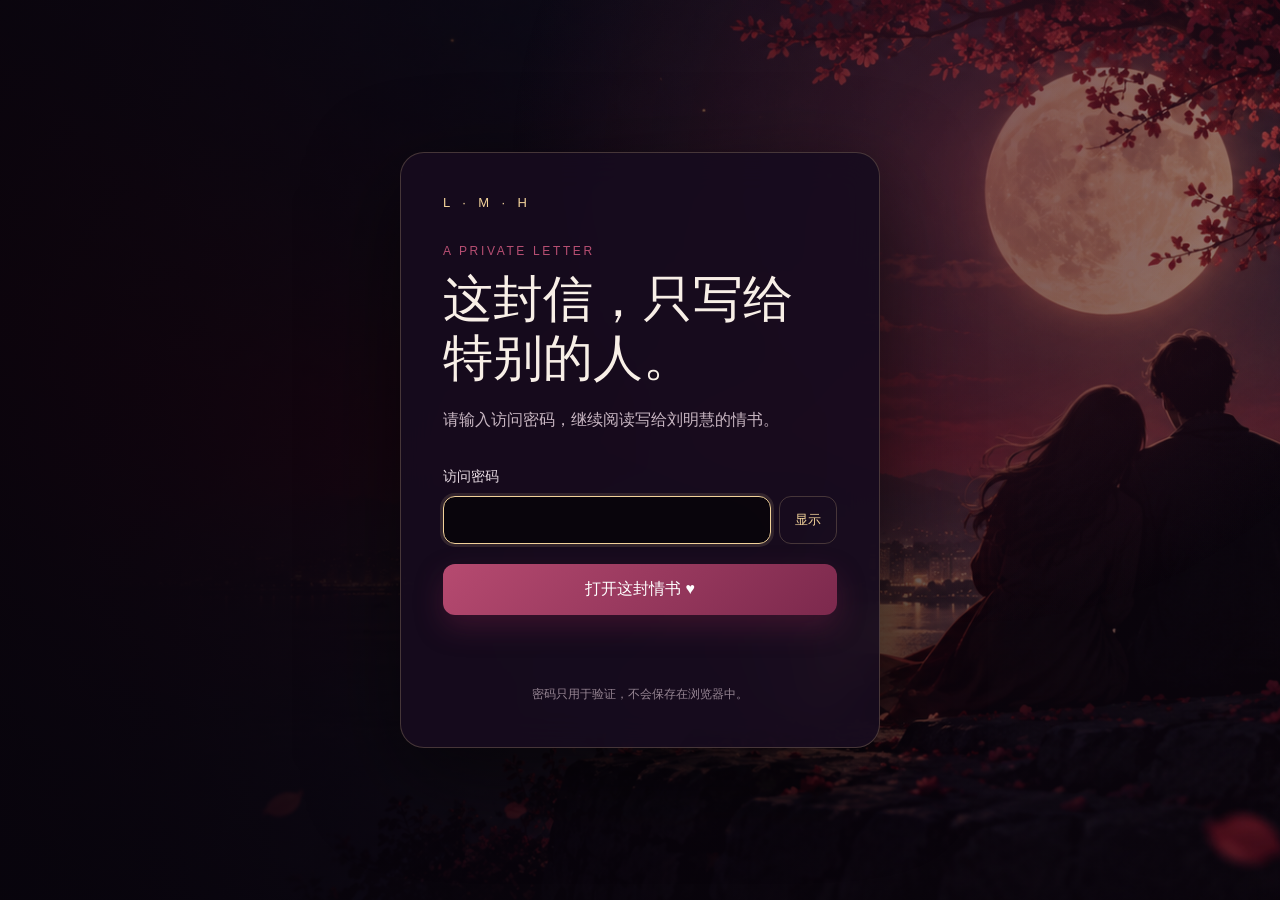
<file: index.html>
<!doctype html>
<html lang="zh-CN">
<head>
  <meta charset="UTF-8">
  <meta name="viewport" content="width=device-width, initial-scale=1.0">
  <meta name="theme-color" content="#160d21">
  <meta name="robots" content="noindex, nofollow">
  <title>致刘明慧 · 私密情书</title>
  <link rel="stylesheet" href="auth.css">
</head>
<body class="auth-page">
  <main class="auth-shell">
    <section class="auth-card" aria-labelledby="authTitle">
      <div class="auth-mark" aria-hidden="true">L · M · H</div>
      <p class="auth-eyebrow">A PRIVATE LETTER</p>
      <h1 id="authTitle">这封信，只写给特别的人。</h1>
      <p class="auth-copy">请输入访问密码，继续阅读写给刘明慧的情书。</p>
      <form id="unlockForm" class="auth-form">
        <label for="accessPassword">访问密码</label>
        <div class="password-row">
          <input id="accessPassword" name="accessPassword" type="password" minlength="8" autocomplete="current-password" required autofocus>
          <button class="show-password" id="togglePassword" type="button" aria-label="显示密码">显示</button>
        </div>
        <button class="primary-button" id="unlockButton" type="submit">打开这封情书 <span aria-hidden="true">♥</span></button>
        <p class="form-message" id="formMessage" role="status" aria-live="polite"></p>
      </form>
      <p class="auth-footnote">密码只用于验证，不会保存在浏览器中。</p>
    </section>
  </main>
  <script src="auth-config.js"></script>
  <script src="lock-app.js"></script>
</body>
</html>
</file>
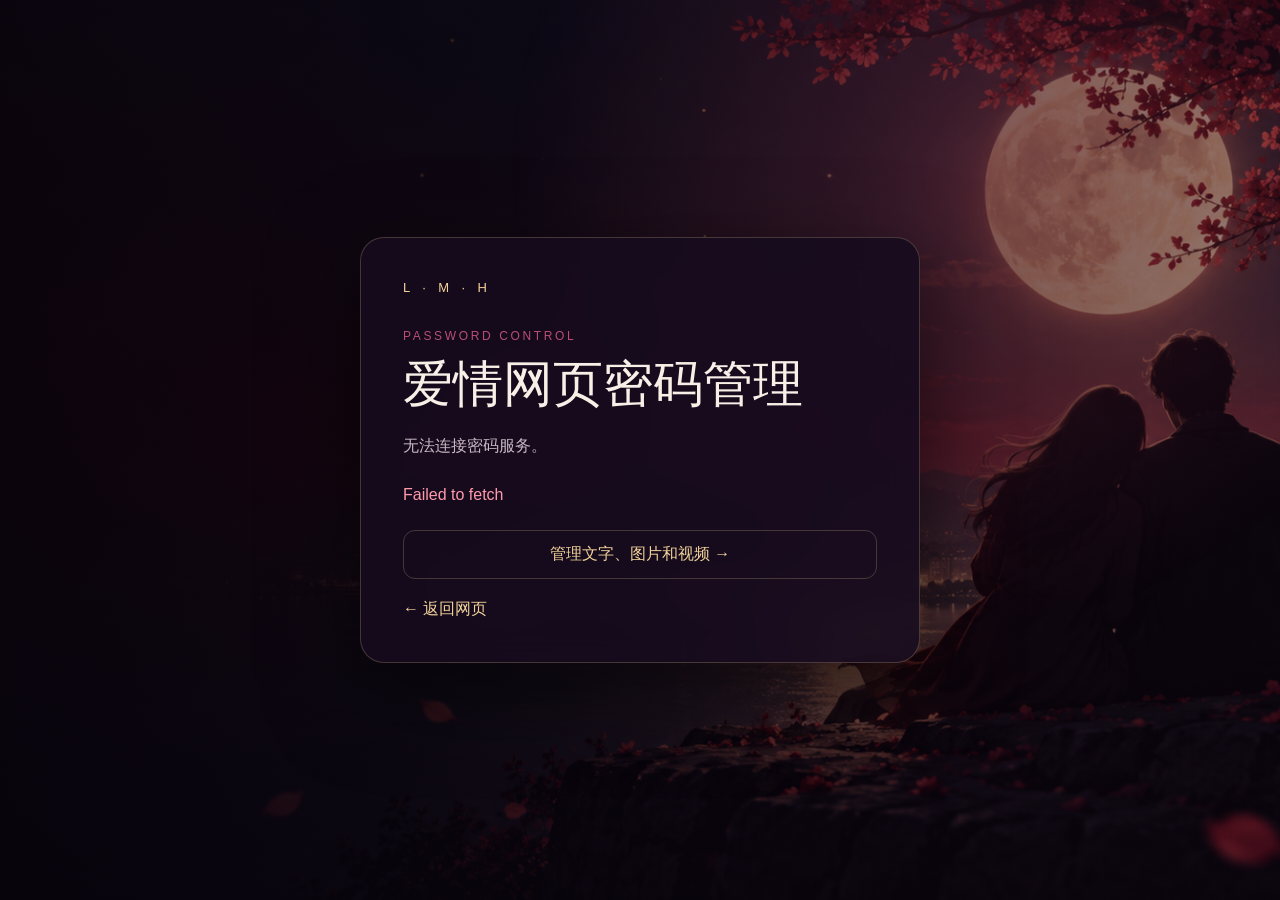
<file: admin.html>
<!doctype html>
<html lang="zh-CN">
<head>
  <meta charset="UTF-8">
  <meta name="viewport" content="width=device-width, initial-scale=1.0">
  <meta name="robots" content="noindex, nofollow">
  <title>爱情网页 · 密码管理</title>
  <link rel="stylesheet" href="auth.css">
</head>
<body class="auth-page admin-page">
  <main class="auth-shell">
    <section class="auth-card admin-card" aria-labelledby="adminTitle">
      <div class="auth-mark">L · M · H</div>
      <p class="auth-eyebrow">PASSWORD CONTROL</p>
      <h1 id="adminTitle">爱情网页密码管理</h1>
      <p class="auth-copy" id="adminIntro">正在检查密码状态……</p>

      <form id="setupForm" class="auth-form" hidden>
        <h2>首次设置</h2>
        <label for="initialAccess">网页访问密码</label>
        <input id="initialAccess" type="password" minlength="8" autocomplete="new-password" required>
        <label for="initialAccessConfirm">再次输入访问密码</label>
        <input id="initialAccessConfirm" type="password" minlength="8" autocomplete="new-password" required>
        <label for="initialAdmin">管理密码</label>
        <input id="initialAdmin" type="password" minlength="10" autocomplete="new-password" required>
        <label for="initialAdminConfirm">再次输入管理密码</label>
        <input id="initialAdminConfirm" type="password" minlength="10" autocomplete="new-password" required>
        <p class="field-help">管理密码用于以后修改访问密码，请勿与访问密码相同。</p>
        <button class="primary-button" type="submit">保存首次设置</button>
      </form>

      <form id="changeAccessForm" class="auth-form" hidden>
        <h2>修改网页访问密码</h2>
        <label for="adminPassword">管理密码</label>
        <input id="adminPassword" type="password" minlength="10" autocomplete="current-password" required>
        <label for="newAccess">新的访问密码</label>
        <input id="newAccess" type="password" minlength="8" autocomplete="new-password" required>
        <label for="newAccessConfirm">再次输入新访问密码</label>
        <input id="newAccessConfirm" type="password" minlength="8" autocomplete="new-password" required>
        <button class="primary-button" type="submit">修改访问密码</button>
      </form>

      <details id="adminPasswordPanel" hidden>
        <summary>修改管理密码</summary>
        <form id="changeAdminForm" class="auth-form compact-form">
          <label for="oldAdmin">当前管理密码</label>
          <input id="oldAdmin" type="password" minlength="10" autocomplete="current-password" required>
          <label for="newAdmin">新的管理密码</label>
          <input id="newAdmin" type="password" minlength="10" autocomplete="new-password" required>
          <label for="newAdminConfirm">再次输入新管理密码</label>
          <input id="newAdminConfirm" type="password" minlength="10" autocomplete="new-password" required>
          <button class="secondary-button" type="submit">修改管理密码</button>
        </form>
      </details>

      <p class="form-message" id="adminMessage" role="status" aria-live="polite"></p>
      <a class="studio-link" href="studio.html">管理文字、图片和视频 →</a>
      <a class="back-link" href="./">← 返回网页</a>
    </section>
  </main>
  <script src="auth-config.js"></script>
  <script src="admin.js"></script>
</body>
</html>
</file>
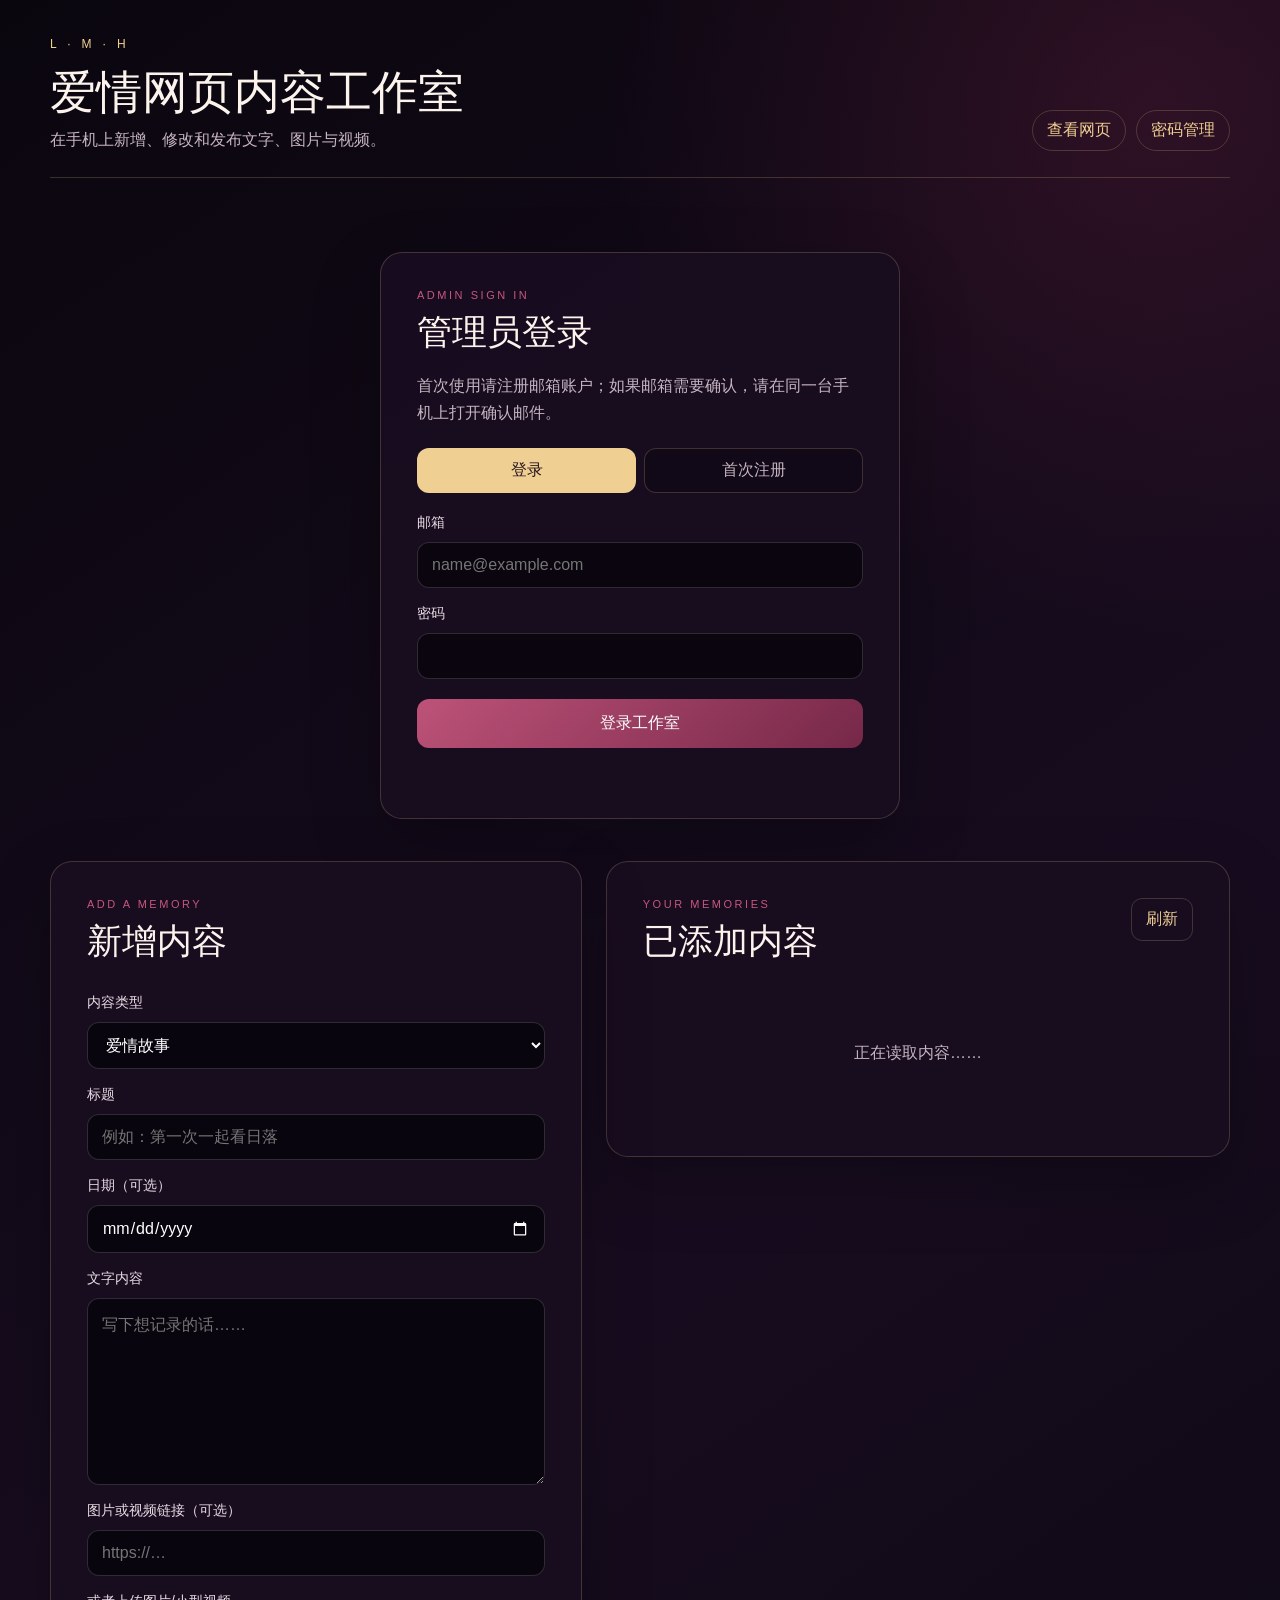
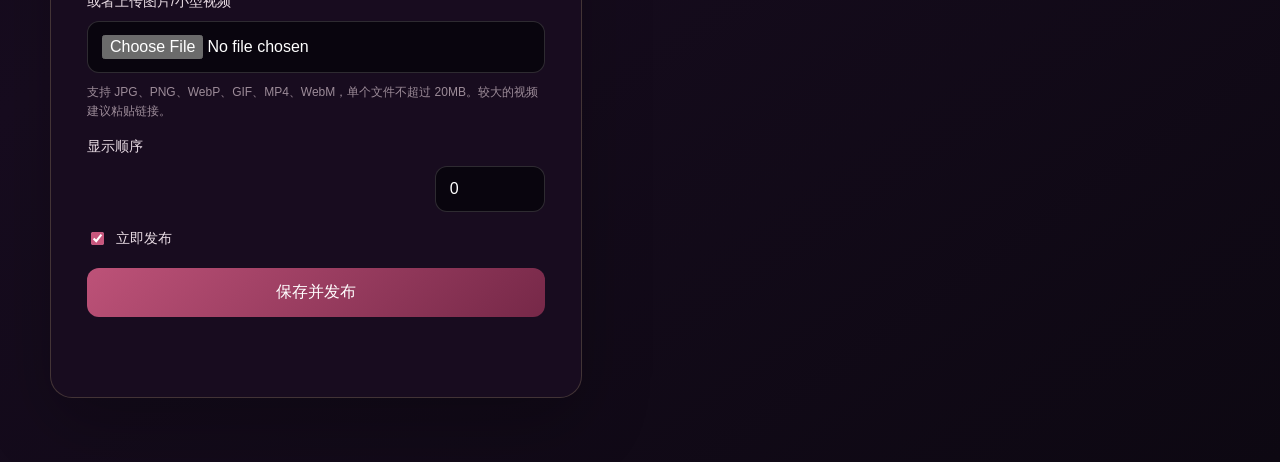
<file: studio.html>
<!doctype html>
<html lang="zh-CN">
<head>
  <meta charset="UTF-8">
  <meta name="viewport" content="width=device-width, initial-scale=1.0">
  <meta name="robots" content="noindex, nofollow">
  <meta name="theme-color" content="#120a19">
  <title>爱情网页 · 内容工作室</title>
  <link rel="stylesheet" href="studio.css">
</head>
<body>
  <header class="studio-header">
    <div>
      <span class="studio-mark">L · M · H</span>
      <h1>爱情网页内容工作室</h1>
      <p>在手机上新增、修改和发布文字、图片与视频。</p>
    </div>
    <div class="header-actions">
      <a href="./" target="_blank" rel="noopener">查看网页</a>
      <a href="admin.html">密码管理</a>
      <button id="logoutButton" type="button" hidden>退出登录</button>
    </div>
  </header>

  <main class="studio-main">
    <section class="panel auth-panel" id="authPanel">
      <p class="eyebrow">ADMIN SIGN IN</p>
      <h2>管理员登录</h2>
      <p id="authIntro">首次使用请注册邮箱账户；如果邮箱需要确认，请在同一台手机上打开确认邮件。</p>
      <div class="auth-tabs" role="tablist" aria-label="登录方式">
        <button class="tab-button active" id="loginTab" type="button">登录</button>
        <button class="tab-button" id="signupTab" type="button">首次注册</button>
      </div>
      <form id="authForm" class="stack-form">
        <label for="authEmail">邮箱</label>
        <input id="authEmail" type="email" autocomplete="email" required placeholder="name@example.com">
        <label for="authPassword">密码</label>
        <input id="authPassword" type="password" minlength="8" autocomplete="current-password" required>
        <button class="primary-button" id="authSubmit" type="submit">登录工作室</button>
      </form>
      <details class="claim-help" id="claimHelp" hidden>
        <summary>专用管理员凭证没有自动识别？</summary>
        <label for="claimTokenInput">粘贴一次性管理员凭证</label>
        <input id="claimTokenInput" type="password" autocomplete="off">
        <button class="secondary-button" id="saveClaimButton" type="button">保存凭证</button>
      </details>
      <p class="message" id="authMessage" role="status" aria-live="polite"></p>
    </section>

    <section class="studio-grid" id="editorArea" hidden>
      <section class="panel editor-panel">
        <div class="panel-heading">
          <div>
            <p class="eyebrow">ADD A MEMORY</p>
            <h2 id="editorTitle">新增内容</h2>
          </div>
          <button class="text-button" id="cancelEditButton" type="button" hidden>取消编辑</button>
        </div>

        <form id="contentForm" class="stack-form">
          <input id="contentId" type="hidden">
          <label for="contentKind">内容类型</label>
          <select id="contentKind" required>
            <option value="story">爱情故事</option>
            <option value="photo">照片回忆</option>
            <option value="timeline">恋爱时间线</option>
            <option value="video">视频回忆</option>
            <option value="letter">更多情书</option>
            <option value="promise">未来约定</option>
          </select>

          <label for="contentTitle">标题</label>
          <input id="contentTitle" maxlength="100" required placeholder="例如：第一次一起看日落">

          <label for="contentDate">日期（可选）</label>
          <input id="contentDate" type="date">

          <label for="contentBody">文字内容</label>
          <textarea id="contentBody" rows="6" maxlength="4000" placeholder="写下想记录的话……"></textarea>

          <label for="mediaUrl">图片或视频链接（可选）</label>
          <input id="mediaUrl" type="url" inputmode="url" placeholder="https://…">

          <label for="mediaFile">或者上传图片/小型视频</label>
          <input id="mediaFile" type="file" accept="image/jpeg,image/png,image/webp,image/gif,video/mp4,video/webm">
          <p class="field-help">支持 JPG、PNG、WebP、GIF、MP4、WebM，单个文件不超过 20MB。较大的视频建议粘贴链接。</p>

          <div class="form-row">
            <label for="sortOrder">显示顺序</label>
            <input id="sortOrder" type="number" value="0" step="1">
            <label class="check-label"><input id="published" type="checkbox" checked> 立即发布</label>
          </div>

          <button class="primary-button" id="saveContentButton" type="submit">保存并发布</button>
          <p class="message" id="editorMessage" role="status" aria-live="polite"></p>
        </form>
      </section>

      <section class="panel library-panel">
        <div class="panel-heading">
          <div>
            <p class="eyebrow">YOUR MEMORIES</p>
            <h2>已添加内容</h2>
          </div>
          <button class="secondary-button" id="refreshButton" type="button">刷新</button>
        </div>
        <div class="content-list" id="contentList">
          <p class="empty-state">正在读取内容……</p>
        </div>
      </section>
    </section>
  </main>

  <script src="auth-config.js"></script>
  <script src="studio.js"></script>
</body>
</html>
</file>
<file: auth.css>
:root {
  color-scheme: dark;
  --bg: #0c0710;
  --card: rgba(23, 12, 30, 0.91);
  --gold: #f2d29a;
  --rose: #b84f73;
  --text: #f8efe7;
  --muted: #c9b7c3;
  --line: rgba(242, 210, 154, 0.22);
}
* { box-sizing: border-box; }
body { margin: 0; min-height: 100vh; font-family: "Microsoft YaHei", "PingFang SC", sans-serif; color: var(--text); }
.auth-page {
  background:
    linear-gradient(90deg, rgba(8, 4, 12, .9), rgba(20, 8, 24, .46)),
    url("hero.png") center/cover fixed;
}
.auth-page::before { content: ""; position: fixed; inset: 0; background: radial-gradient(circle at 76% 18%, rgba(167, 58, 91, .24), transparent 38%); pointer-events: none; }
.auth-shell { min-height: 100vh; display: grid; place-items: center; padding: 28px 18px; }
.auth-card { width: min(480px, 100%); padding: 42px; border: 1px solid var(--line); border-radius: 24px; background: var(--card); box-shadow: 0 28px 90px rgba(0,0,0,.55); backdrop-filter: blur(18px); }
.admin-card { width: min(560px, 100%); }
.auth-mark { color: var(--gold); letter-spacing: .34em; font-size: 13px; }
.auth-eyebrow { margin: 34px 0 12px; color: var(--rose); letter-spacing: .22em; font-size: 12px; }
h1 { margin: 0; font-family: Georgia, "Songti SC", serif; font-size: clamp(32px, 7vw, 50px); line-height: 1.18; font-weight: 500; }
h2 { margin: 14px 0 2px; font-size: 20px; font-weight: 500; color: var(--gold); }
.auth-copy { color: var(--muted); line-height: 1.75; margin: 18px 0 26px; }
.auth-form { display: grid; gap: 10px; }
.auth-form[hidden], [hidden] { display: none !important; }
label { color: #eadde5; font-size: 14px; margin-top: 8px; }
input { width: 100%; border: 1px solid rgba(255,255,255,.16); border-radius: 12px; padding: 14px 15px; background: rgba(5,3,8,.72); color: #fff; font-size: 16px; outline: none; }
input:focus { border-color: var(--gold); box-shadow: 0 0 0 3px rgba(242,210,154,.12); }
.password-row { display: grid; grid-template-columns: 1fr auto; gap: 8px; }
.show-password, .secondary-button { border: 1px solid var(--line); border-radius: 12px; background: transparent; color: var(--gold); padding: 0 15px; cursor: pointer; }
.primary-button { margin-top: 10px; border: 0; border-radius: 12px; padding: 15px 18px; background: linear-gradient(135deg, #b64a70, #7c294d); color: #fff; font-size: 16px; cursor: pointer; box-shadow: 0 12px 28px rgba(125,36,73,.34); }
.primary-button:disabled { opacity: .6; cursor: wait; }
.secondary-button { padding: 13px 16px; margin-top: 10px; }
.form-message { min-height: 24px; margin: 14px 0 0; color: var(--muted); }
.form-message[data-type="error"] { color: #ff9aac; }
.form-message[data-type="success"] { color: #b8e5c1; }
.auth-footnote, .field-help { color: #968593; font-size: 12px; line-height: 1.65; }
.auth-footnote { margin: 22px 0 0; text-align: center; }
details { margin-top: 24px; border-top: 1px solid var(--line); padding-top: 18px; }
summary { color: var(--gold); cursor: pointer; }
.compact-form { margin-top: 14px; }
.back-link { display: inline-block; margin-top: 20px; color: var(--gold); text-decoration: none; }
.studio-link { display: block; margin-top: 20px; padding: 13px 16px; border: 1px solid var(--line); border-radius: 12px; color: var(--gold); text-align: center; text-decoration: none; }
@media (max-width: 560px) { .auth-card { padding: 30px 22px; border-radius: 18px; } }
</file>
<file: studio.css>
:root {
  color-scheme: dark;
  --bg: #0c0710;
  --panel: rgba(25, 13, 32, .94);
  --panel-soft: rgba(255, 255, 255, .035);
  --gold: #f0cf93;
  --rose: #c7577d;
  --text: #fbf3ec;
  --muted: #c6b5c0;
  --line: rgba(240, 207, 147, .2);
  --success: #a9dfb5;
  --danger: #ff9aae;
}

* { box-sizing: border-box; }
body {
  margin: 0;
  min-height: 100vh;
  color: var(--text);
  background:
    radial-gradient(circle at 90% 5%, rgba(140, 41, 77, .24), transparent 34rem),
    linear-gradient(145deg, #0a060e, #170c1f 58%, #0d0812);
  font-family: "Microsoft YaHei", "PingFang SC", sans-serif;
}

button, input, textarea, select { font: inherit; }
button, a { -webkit-tap-highlight-color: transparent; }

.studio-header {
  width: min(1180px, calc(100% - 32px));
  margin: 0 auto;
  padding: 34px 0 26px;
  display: flex;
  justify-content: space-between;
  gap: 24px;
  align-items: flex-end;
  border-bottom: 1px solid var(--line);
}
.studio-mark { color: var(--gold); letter-spacing: .32em; font-size: 12px; }
.studio-header h1 { margin: 10px 0 6px; font-family: Georgia, "Songti SC", serif; font-size: clamp(28px, 5vw, 46px); font-weight: 500; }
.studio-header p { margin: 0; color: var(--muted); }
.header-actions { display: flex; flex-wrap: wrap; gap: 10px; }
.header-actions a, .header-actions button, .secondary-button, .text-button {
  border: 1px solid var(--line);
  border-radius: 999px;
  padding: 9px 14px;
  color: var(--gold);
  background: transparent;
  text-decoration: none;
  cursor: pointer;
}

.studio-main { width: min(1180px, calc(100% - 32px)); margin: 0 auto; padding: 32px 0 64px; }
.panel { border: 1px solid var(--line); border-radius: 22px; padding: clamp(22px, 4vw, 36px); background: var(--panel); box-shadow: 0 26px 70px rgba(0,0,0,.24); }
.auth-panel { width: min(520px, 100%); margin: 42px auto; }
.eyebrow { margin: 0 0 8px; color: var(--rose); font-size: 11px; letter-spacing: .23em; }
h2 { margin: 0; font-family: Georgia, "Songti SC", serif; font-size: clamp(25px, 4vw, 35px); font-weight: 500; }
.auth-panel > p:not(.eyebrow, .message) { color: var(--muted); line-height: 1.7; }
.auth-tabs { display: grid; grid-template-columns: 1fr 1fr; gap: 8px; margin: 22px 0 14px; }
.tab-button { border: 1px solid var(--line); border-radius: 12px; padding: 11px; color: var(--muted); background: rgba(0,0,0,.22); cursor: pointer; }
.tab-button.active { color: #24151d; background: var(--gold); }

.stack-form { display: grid; gap: 10px; }
label { color: #eadde5; font-size: 14px; margin-top: 7px; }
input, textarea, select {
  width: 100%;
  border: 1px solid rgba(255,255,255,.15);
  border-radius: 12px;
  padding: 13px 14px;
  color: #fff;
  background: rgba(5,3,8,.7);
  outline: none;
}
textarea { resize: vertical; line-height: 1.65; }
input:focus, textarea:focus, select:focus { border-color: var(--gold); box-shadow: 0 0 0 3px rgba(240,207,147,.11); }
.primary-button { border: 0; border-radius: 12px; margin-top: 10px; padding: 14px 18px; color: #fff; background: linear-gradient(135deg, #bd5278, #762848); cursor: pointer; }
.primary-button:disabled, .secondary-button:disabled { opacity: .55; cursor: wait; }
.secondary-button { border-radius: 11px; padding: 10px 14px; }
.claim-help { margin-top: 18px; border-top: 1px solid var(--line); padding-top: 16px; }
.claim-help summary { color: var(--gold); cursor: pointer; }
.claim-help label { display: block; margin: 14px 0 8px; }
.message { min-height: 22px; margin: 12px 0 0; color: var(--muted); }
.message[data-type="error"] { color: var(--danger); }
.message[data-type="success"] { color: var(--success); }
.field-help { margin: 0; color: #9c8b98; font-size: 12px; line-height: 1.6; }

.studio-grid { display: grid; grid-template-columns: minmax(0, .92fr) minmax(0, 1.08fr); gap: 24px; align-items: start; }
.editor-panel { position: sticky; top: 18px; }
.panel-heading { display: flex; justify-content: space-between; gap: 16px; align-items: flex-start; margin-bottom: 22px; }
.text-button { border-radius: 10px; }
.form-row { display: grid; grid-template-columns: 1fr 110px; align-items: end; gap: 10px 16px; }
.form-row > label:first-child { grid-column: 1; }
.form-row > input[type="number"] { grid-column: 2; grid-row: 2; }
.check-label { grid-column: 1 / -1; display: flex; align-items: center; gap: 9px; }
.check-label input { width: auto; accent-color: var(--rose); }
.content-list { display: grid; gap: 14px; }
.content-item { display: grid; grid-template-columns: 82px 1fr; gap: 14px; padding: 14px; border: 1px solid rgba(255,255,255,.1); border-radius: 16px; background: var(--panel-soft); }
.content-thumb { width: 82px; height: 82px; border-radius: 12px; object-fit: cover; background: rgba(0,0,0,.3); }
.content-thumb.placeholder { display: grid; place-items: center; color: var(--gold); font-size: 24px; }
.content-meta { min-width: 0; }
.content-meta h3 { margin: 1px 0 5px; font-size: 17px; font-weight: 500; }
.content-meta p { margin: 0; color: var(--muted); font-size: 13px; line-height: 1.55; overflow-wrap: anywhere; }
.content-badges { display: flex; flex-wrap: wrap; gap: 6px; margin: 8px 0; }
.badge { padding: 3px 7px; border-radius: 999px; color: var(--gold); background: rgba(240,207,147,.09); font-size: 11px; }
.item-actions { display: flex; flex-wrap: wrap; gap: 8px; margin-top: 10px; }
.item-actions button { border: 0; border-radius: 8px; padding: 7px 10px; color: #f8edf2; background: rgba(184,79,115,.26); cursor: pointer; }
.item-actions .danger { color: #ffb0be; background: rgba(185,45,73,.18); }
.empty-state { color: var(--muted); text-align: center; padding: 40px 12px; }

@media (max-width: 820px) {
  .studio-header { align-items: flex-start; flex-direction: column; }
  .studio-grid { grid-template-columns: 1fr; }
  .editor-panel { position: static; }
}

@media (max-width: 520px) {
  .studio-header, .studio-main { width: min(100% - 22px, 1180px); }
  .panel { border-radius: 17px; padding: 20px 16px; }
  .content-item { grid-template-columns: 64px 1fr; padding: 11px; }
  .content-thumb { width: 64px; height: 64px; }
  .header-actions { width: 100%; }
  .header-actions a, .header-actions button { flex: 1; text-align: center; }
}
</file>
